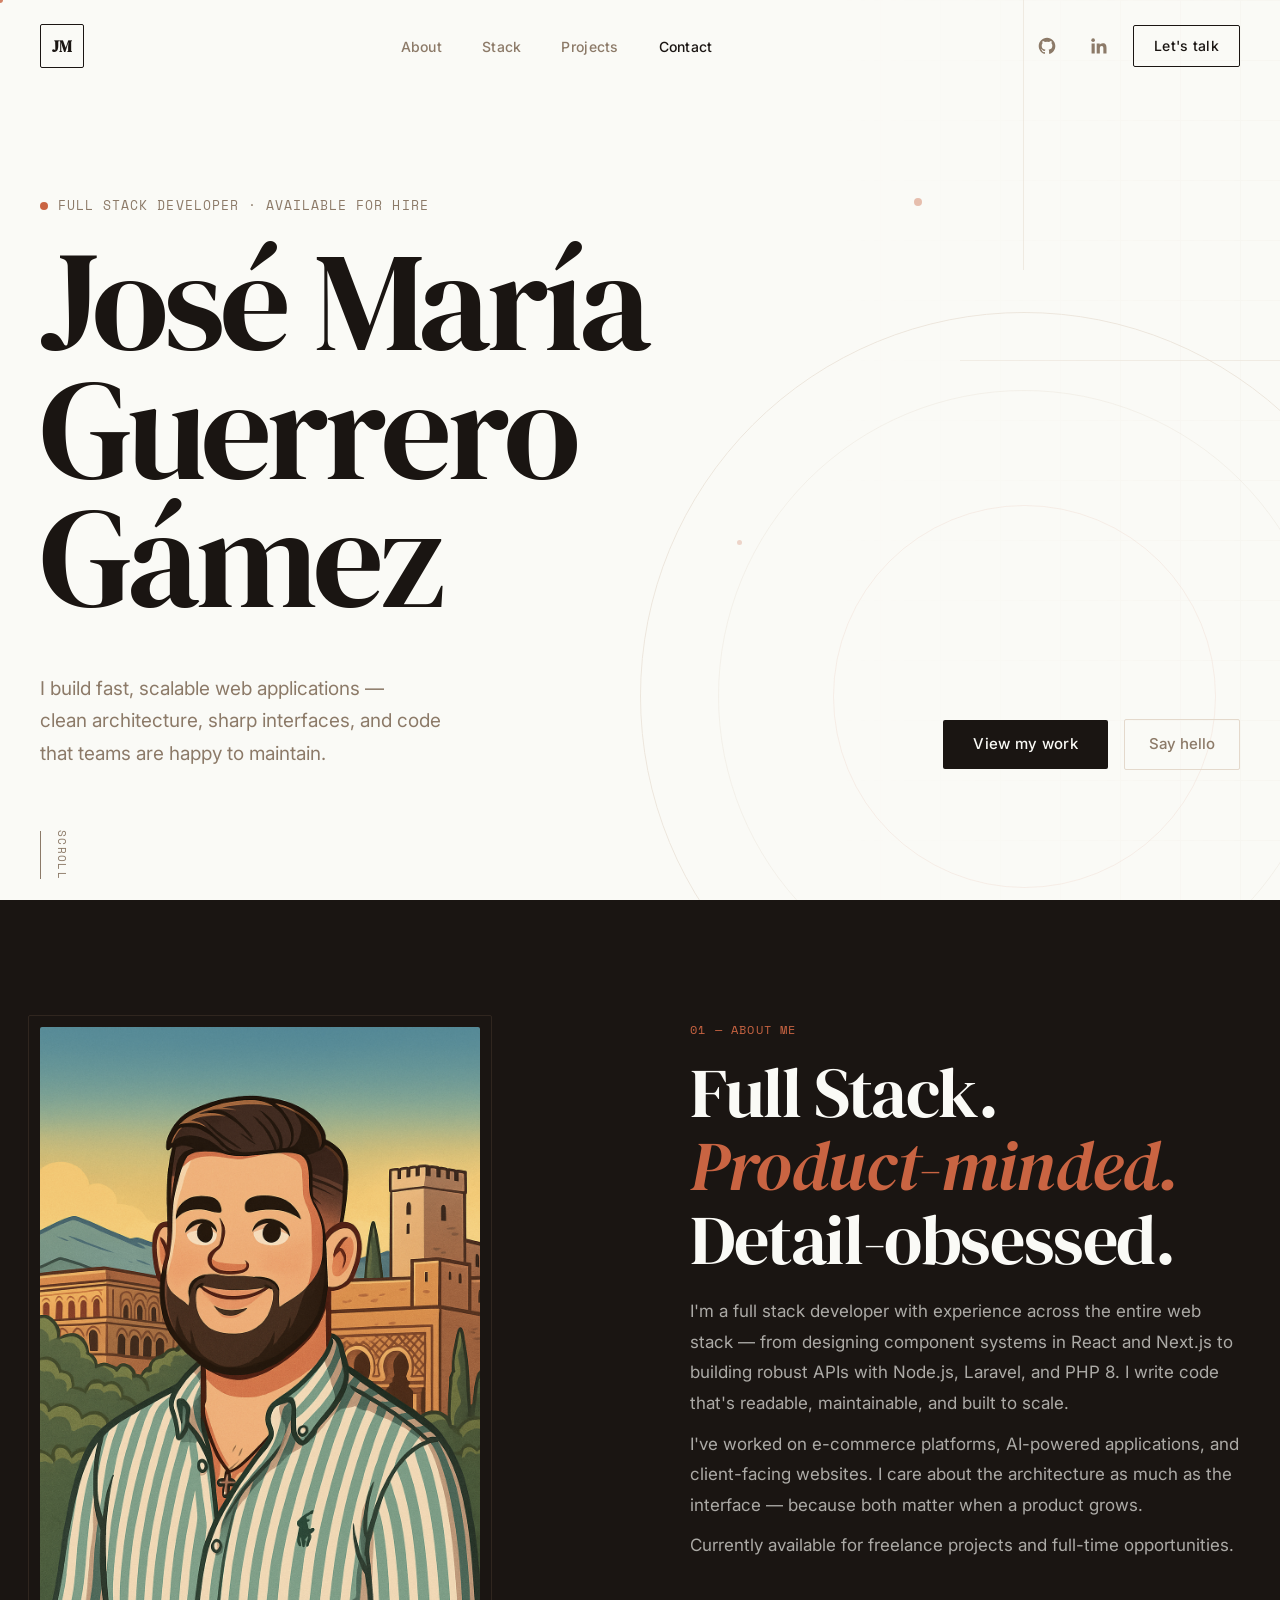
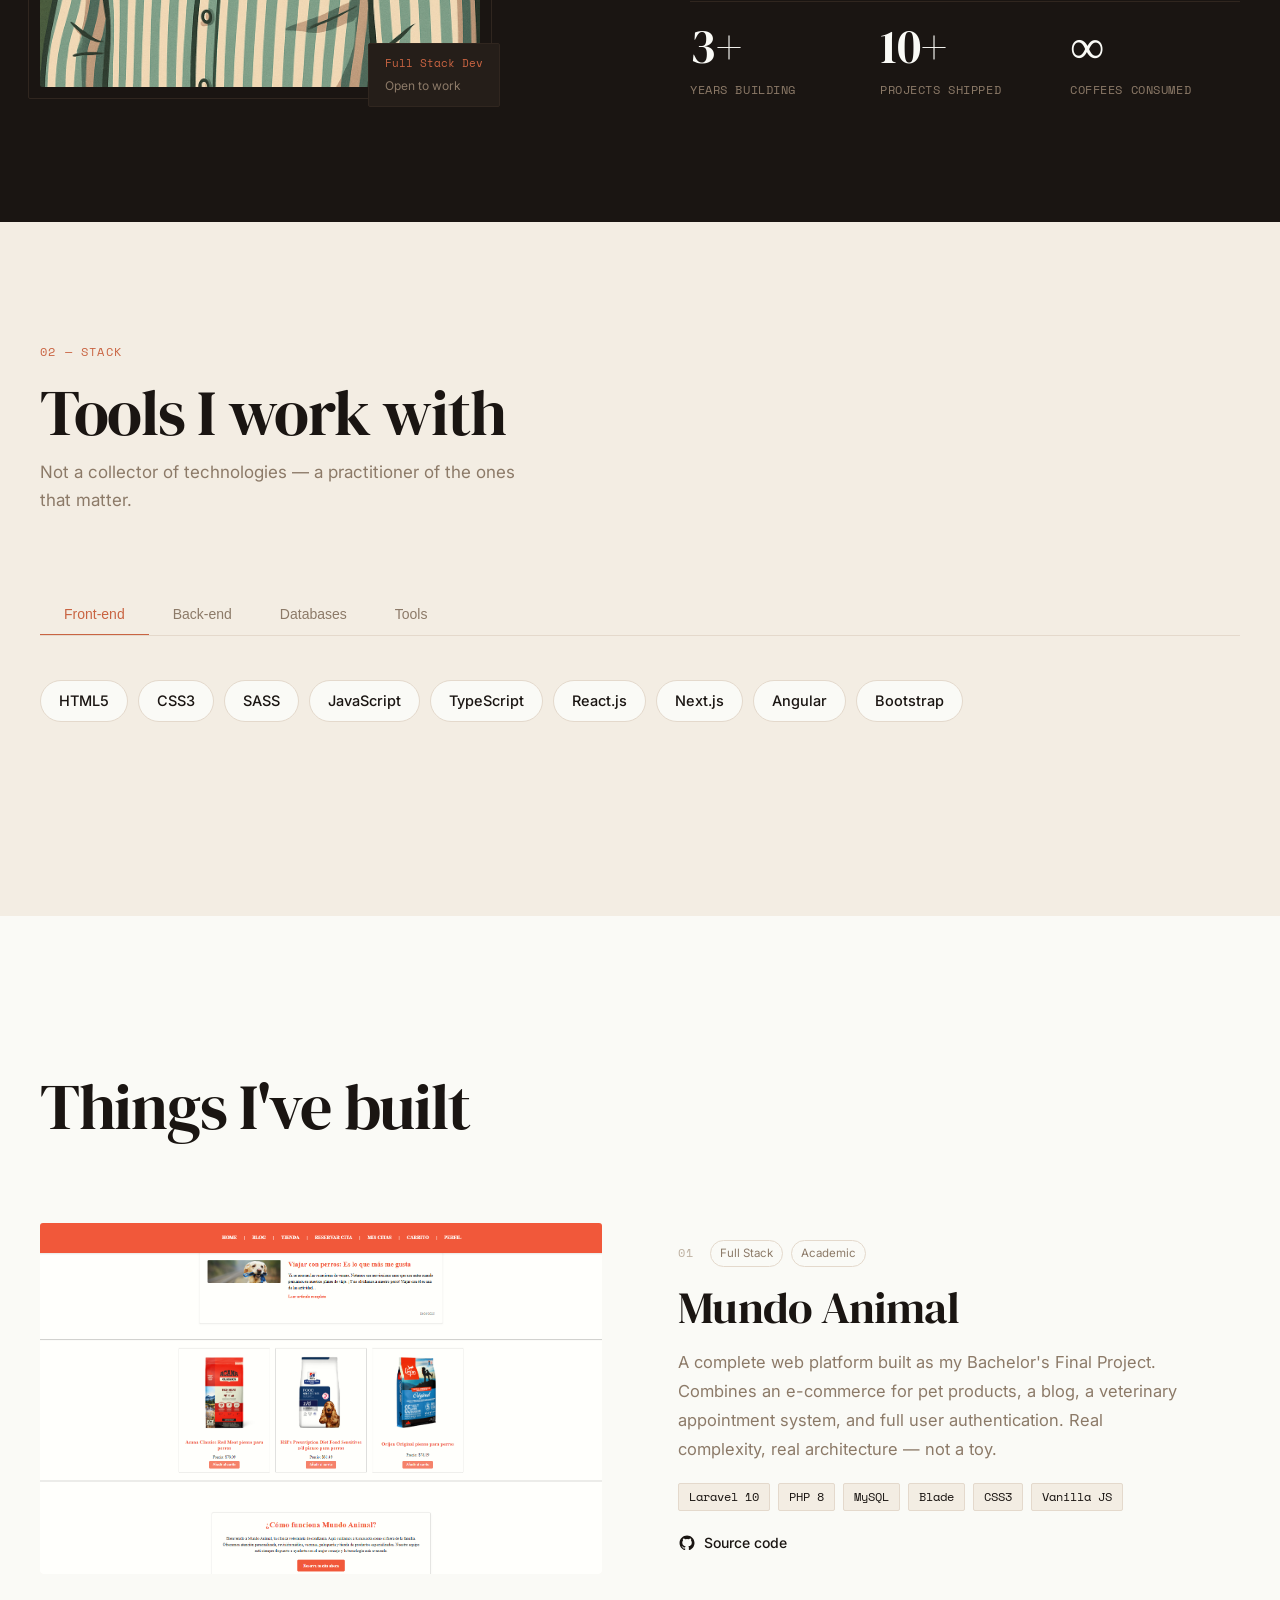
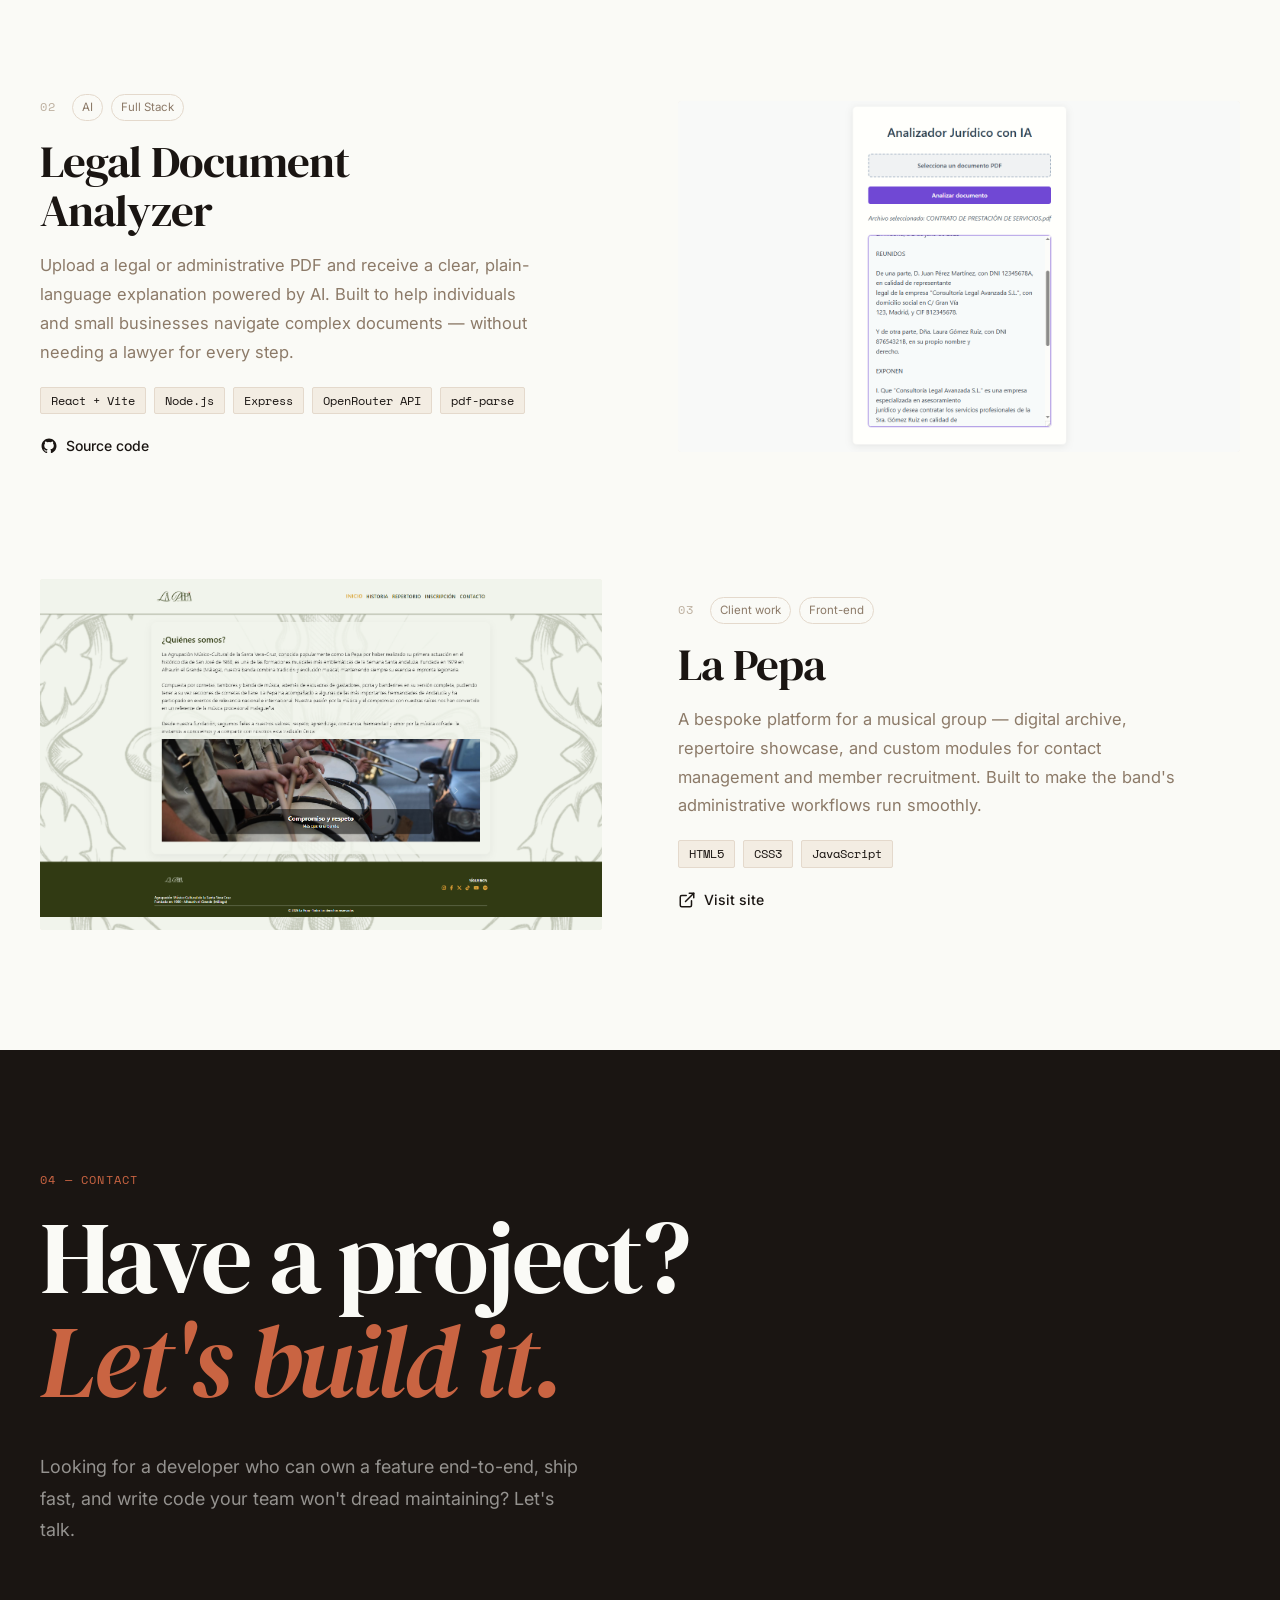
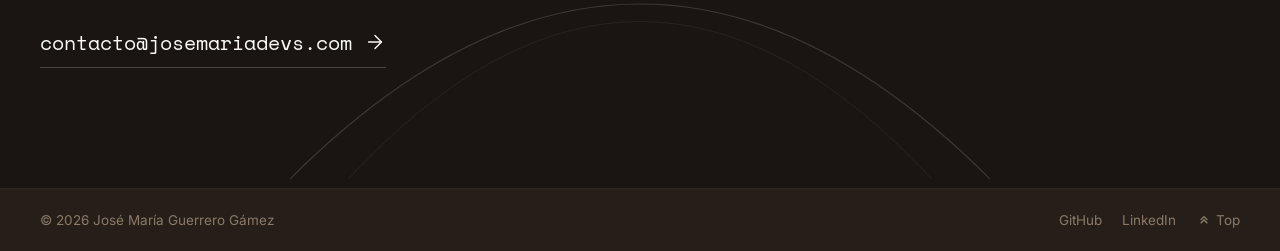
<file: index.html>
<!DOCTYPE html>
<html lang="en" id="top">
<head>
  <meta charset="UTF-8" />
  <meta name="viewport" content="width=device-width, initial-scale=1.0" />
  <meta name="description" content="José María Guerrero Gámez — Full Stack Developer. I build fast, scalable web applications with clean architecture and sharp interfaces." />
  <meta property="og:title" content="José María Guerrero Gámez — Full Stack Developer" />
  <meta property="og:description" content="Full Stack Developer — React, Next.js, Node.js, Laravel, PHP. Available for freelance and full-time opportunities." />
  <meta property="og:locale" content="en_GB" />
  <meta property="og:type" content="website" />
  <meta name="twitter:card" content="summary_large_image" />
  <meta name="theme-color" content="#FAFAF6" />
  <meta name="robots" content="index, follow" />

  <link rel="icon" href="./assets/programador.png" />
  <link rel="preconnect" href="https://fonts.googleapis.com" />
  <link rel="preconnect" href="https://fonts.gstatic.com" crossorigin />
  <link href="https://fonts.googleapis.com/css2?family=DM+Serif+Display:ital@0;1&family=Inter:wght@300;400;500;600&family=Space+Mono:wght@400;700&display=swap" rel="stylesheet" />
  <link rel="stylesheet" href="styles.css" />
  <title>José María — Full Stack Developer</title>
</head>
<body>
  <a class="skip-link" href="#main-content">Skip to content</a>

  <!-- Custom cursor (desktop only) -->
  <div class="cursor" aria-hidden="true" id="cursor"></div>
  <div class="cursor-dot" aria-hidden="true" id="cursorDot"></div>

  <!-- ===== HEADER ===== -->
  <header class="header" id="header">
    <div class="header-inner">
      <a href="#top" class="logo" aria-label="José María — Back to top">
        <span class="logo-letters" aria-hidden="true">JM</span>
      </a>

      <nav class="nav" aria-label="Main navigation">
        <ul class="nav-list" role="list">
          <li><a href="#about"    class="nav-link" data-text="About">About</a></li>
          <li><a href="#stack"    class="nav-link" data-text="Stack">Stack</a></li>
          <li><a href="#projects" class="nav-link" data-text="Projects">Projects</a></li>
          <li><a href="#contact"  class="nav-link" data-text="Contact">Contact</a></li>
        </ul>
      </nav>

      <div class="header-actions">
        <a href="https://github.com/josema-2005" target="_blank" rel="noreferrer noopener"
           aria-label="GitHub profile" class="icon-link">
          <svg width="20" height="20" viewBox="0 0 24 24" fill="currentColor" aria-hidden="true">
            <path fill-rule="evenodd" clip-rule="evenodd" d="M12.026 2c-5.509 0-9.974 4.465-9.974 9.974 0 4.406 2.857 8.145 6.821 9.465.499.09.679-.217.679-.481 0-.237-.008-.865-.011-1.696-2.775.602-3.361-1.338-3.361-1.338-.452-1.152-1.107-1.459-1.107-1.459-.905-.619.069-.605.069-.605 1.002.07 1.527 1.028 1.527 1.028.89 1.524 2.336 1.084 2.902.829.091-.645.351-1.085.635-1.334-2.214-.251-4.542-1.107-4.542-4.93 0-1.087.389-1.979 1.024-2.675-.101-.253-.446-1.268.099-2.64 0 0 .837-.269 2.742 1.021a9.582 9.582 0 0 1 2.496-.336 9.554 9.554 0 0 1 2.496.336c1.906-1.291 2.742-1.021 2.742-1.021.545 1.372.203 2.387.099 2.64.64.696 1.024 1.587 1.024 2.675 0 3.833-2.33 4.675-4.552 4.922.355.308.675.916.675 1.846 0 1.334-.012 2.41-.012 2.737 0 .267.178.577.687.479C19.146 20.115 22 16.379 22 11.974 22 6.465 17.535 2 12.026 2z"/>
          </svg>
        </a>
        <a href="https://www.linkedin.com/in/jose-maria-guerrero-g%C3%A1mez-034ab2345/" target="_blank" rel="noreferrer noopener"
           aria-label="LinkedIn profile" class="icon-link">
          <svg width="20" height="20" viewBox="0 0 24 24" fill="currentColor" aria-hidden="true">
            <circle cx="4.983" cy="5.009" r="2.188"/>
            <path d="M9.237 8.855v12.139h3.769v-6.003c0-1.584.298-3.118 2.262-3.118 1.937 0 1.961 1.811 1.961 3.218v5.904H21v-6.657c0-3.27-.704-5.783-4.526-5.783-1.835 0-3.065 1.007-3.568 1.96h-.051v-1.66H9.237zm-6.142 0H6.87v12.139H3.095z"/>
          </svg>
        </a>
        <a href="mailto:contacto@josemariadevs.com" class="header-cta">Let's talk</a>
      </div>

      <button class="hamburger" id="hamburger" aria-label="Open menu" aria-expanded="false" aria-controls="mobileMenu">
        <span class="ham-line ham-top"></span>
        <span class="ham-line ham-bottom"></span>
      </button>
    </div>

    <!-- Mobile menu -->
    <div class="mobile-menu" id="mobileMenu" aria-hidden="true" role="dialog" aria-label="Navigation menu">
      <nav aria-label="Mobile navigation">
        <ul class="mobile-nav-list" role="list">
          <li style="--i:0"><a href="#about"    class="mobile-nav-link">About</a></li>
          <li style="--i:1"><a href="#stack"    class="mobile-nav-link">Stack</a></li>
          <li style="--i:2"><a href="#projects" class="mobile-nav-link">Projects</a></li>
          <li style="--i:3"><a href="#contact"  class="mobile-nav-link">Contact</a></li>
        </ul>
      </nav>
      <div class="mobile-footer">
        <a href="https://github.com/josema-2005" target="_blank" rel="noreferrer noopener" class="mobile-social">GitHub</a>
        <a href="https://www.linkedin.com/in/jose-maria-guerrero-g%C3%A1mez-034ab2345/" target="_blank" rel="noreferrer noopener" class="mobile-social">LinkedIn</a>
        <a href="mailto:contacto@josemariadevs.com" class="mobile-social">Email</a>
      </div>
    </div>
  </header>

  <main id="main-content">

    <!-- ===== HERO ===== -->
    <section class="hero" aria-label="Introduction">
      <!-- Decorative background elements -->
      <div class="hero-bg" aria-hidden="true">
        <div class="geo-arc"></div>
        <div class="geo-grid"></div>
        <div class="geo-dot geo-dot-1"></div>
        <div class="geo-dot geo-dot-2"></div>
        <div class="geo-line geo-line-1"></div>
        <div class="geo-line geo-line-2"></div>
      </div>

      <div class="hero-content">
        <p class="hero-label reveal-item" style="--d:0s">
          <span class="label-pulse" aria-hidden="true"></span>
          <span>Full Stack Developer · Available for hire</span>
        </p>

        <h1 class="hero-name" aria-label="José María Guerrero Gámez">
          <span class="name-word reveal-item" style="--d:0.1s" aria-hidden="true">José María</span>
          <span class="name-word reveal-item" style="--d:0.2s" aria-hidden="true">Guerrero</span>
          <span class="name-word reveal-item" style="--d:0.3s" aria-hidden="true">Gámez</span>
        </h1>

        <div class="hero-lower">
          <p class="hero-desc reveal-item" style="--d:0.45s">
            I build fast, scalable web applications —<br class="br-desktop" />
            clean architecture, sharp interfaces, and code<br class="br-desktop" />
            that teams are happy to maintain.
          </p>
          <div class="hero-actions reveal-item" style="--d:0.6s">
            <a href="#projects" class="btn-primary">View my work</a>
            <a href="mailto:contacto@josemariadevs.com" class="btn-ghost">Say hello</a>
          </div>
        </div>
      </div>

      <div class="hero-scroll-hint" aria-hidden="true">
        <div class="scroll-track"><div class="scroll-thumb"></div></div>
        <span class="scroll-label">scroll</span>
      </div>
    </section>

    <!-- ===== ABOUT ===== -->
    <section class="about" id="about" aria-labelledby="about-heading">
      <div class="about-inner">
        <div class="about-image-col">
          <div class="about-photo-wrap reveal-item" style="--d:0s">
            <img src="./assets/fotomia.png" alt="José María Guerrero Gámez" class="about-photo" loading="lazy" />
            <div class="photo-frame-deco" aria-hidden="true"></div>
            <div class="photo-badge" aria-hidden="true">
              <span class="mono">Full Stack Dev</span>
              <span>Open to work</span>
            </div>
          </div>
        </div>

        <div class="about-text-col">
          <p class="section-label reveal-item" style="--d:0s">01 — About me</p>
          <h2 class="about-heading reveal-item" id="about-heading" style="--d:0.1s">
            Full Stack.<br>
            <em>Product-minded.</em><br>
            Detail-obsessed.
          </h2>

          <div class="about-body reveal-item" style="--d:0.2s">
            <p>
              I'm a full stack developer with experience across the entire web stack —
              from designing component systems in React and Next.js to building robust 
              APIs with Node.js, Laravel, and PHP 8. I write code that's readable, 
              maintainable, and built to scale.
            </p>
            <p>
              I've worked on e-commerce platforms, AI-powered applications, and 
              client-facing websites. I care about the architecture as much as the 
              interface — because both matter when a product grows.
            </p>
            <p>
              Currently available for freelance projects and full-time opportunities.
            </p>
          </div>

          <div class="about-stats reveal-item" style="--d:0.3s" aria-label="Quick stats">
            <div class="stat-card">
              <span class="stat-number">3+</span>
              <span class="stat-desc">Years building</span>
            </div>
            <div class="stat-card">
              <span class="stat-number">10+</span>
              <span class="stat-desc">Projects shipped</span>
            </div>
            <div class="stat-card">
              <span class="stat-number">∞</span>
              <span class="stat-desc">Coffees consumed</span>
            </div>
          </div>
        </div>
      </div>
    </section>

    <!-- ===== STACK ===== -->
    <section class="stack" id="stack" aria-labelledby="stack-heading">
      <div class="stack-inner">
        <header class="stack-header">
          <p class="section-label reveal-item" style="--d:0s">02 — Stack</p>
          <h2 class="section-title reveal-item" id="stack-heading" style="--d:0.1s">Tools I work with</h2>
          <p class="stack-sub reveal-item" style="--d:0.2s">
            Not a collector of technologies — a practitioner of the ones that matter.
          </p>
        </header>

        <div class="stack-body reveal-item" style="--d:0.3s">
          <div class="stack-tabs" role="tablist" aria-label="Technology categories">
            <button class="stab active" role="tab" aria-selected="true"  data-tab="frontend"  id="tab-fe"  aria-controls="panel-fe">Front-end</button>
            <button class="stab"        role="tab" aria-selected="false" data-tab="backend"   id="tab-be"  aria-controls="panel-be">Back-end</button>
            <button class="stab"        role="tab" aria-selected="false" data-tab="databases" id="tab-db"  aria-controls="panel-db">Databases</button>
            <button class="stab"        role="tab" aria-selected="false" data-tab="tools"     id="tab-tl"  aria-controls="panel-tl">Tools</button>
          </div>

          <div class="stack-panels">
            <div class="stack-panel active" id="panel-fe" role="tabpanel" aria-labelledby="tab-fe">
              <ul class="tech-tags">
                <li>HTML5</li><li>CSS3</li><li>SASS</li>
                <li>JavaScript</li><li>TypeScript</li>
                <li>React.js</li><li>Next.js</li>
                <li>Angular</li><li>Bootstrap</li>
              </ul>
            </div>

            <div class="stack-panel" id="panel-be" role="tabpanel" aria-labelledby="tab-be" hidden>
              <ul class="tech-tags">
                <li>PHP 8</li><li>Laravel</li>
                <li>Node.js</li><li>Express</li>
                <li>Java</li><li>Python</li>
              </ul>
            </div>

            <div class="stack-panel" id="panel-db" role="tabpanel" aria-labelledby="tab-db" hidden>
              <ul class="tech-tags">
                <li>MySQL</li><li>MongoDB</li>
              </ul>
            </div>

            <div class="stack-panel" id="panel-tl" role="tabpanel" aria-labelledby="tab-tl" hidden>
              <ul class="tech-tags">
                <li>Git</li><li>GitHub</li><li>Figma</li>
                <li>WordPress</li><li>SFCC</li><li>Adobe XD</li>
              </ul>
            </div>
          </div>
        </div>
      </div>
    </section>

    <!-- ===== PROJECTS ===== -->
    <section class="projects" id="projects" aria-labelledby="projects-heading">
      <div class="projects-intro">
        <p class="section-label reveal-item" style="--d:0s">03 — Projects</p>
        <h2 class="section-title reveal-item" id="projects-heading" style="--d:0.1s">Things I've built</h2>
      </div>

      <!-- Project 01: Mundo Animal -->
      <article class="project-card" data-project="01">
        <div class="project-media reveal-item" style="--d:0s">
          <a href="https://github.com/josema-2005/tfg-josemaria" target="_blank" rel="noreferrer noopener"
             class="project-img-link" tabindex="-1" aria-hidden="true">
            <figure class="project-figure">
              <img src="./assets/mundoanimal1.PNG" alt="Mundo Animal — pet e-commerce platform screenshot" loading="lazy" />
              <figcaption class="project-hover-cta" aria-hidden="true">View on GitHub →</figcaption>
            </figure>
          </a>
        </div>
        <div class="project-info reveal-item" style="--d:0.1s">
          <div class="project-meta">
            <span class="project-num mono">01</span>
            <div class="project-tags" aria-label="Project type">
              <span class="tag">Full Stack</span>
              <span class="tag">Academic</span>
            </div>
          </div>
          <h3 class="project-title">
            <a href="https://github.com/josema-2005/tfg-josemaria" target="_blank" rel="noreferrer noopener">
              Mundo Animal
            </a>
          </h3>
          <p class="project-desc">
            A complete web platform built as my Bachelor's Final Project. Combines 
            an e-commerce for pet products, a blog, a veterinary appointment system, 
            and full user authentication. Real complexity, real architecture — not a toy.
          </p>
          <ul class="project-stack" aria-label="Technologies">
            <li>Laravel 10</li><li>PHP 8</li><li>MySQL</li>
            <li>Blade</li><li>CSS3</li><li>Vanilla JS</li>
          </ul>
          <div class="project-actions">
            <a href="https://github.com/josema-2005/tfg-josemaria" target="_blank" rel="noreferrer noopener" class="project-action-link">
              <svg width="18" height="18" viewBox="0 0 24 24" fill="currentColor" aria-hidden="true"><path fill-rule="evenodd" clip-rule="evenodd" d="M12.026 2c-5.509 0-9.974 4.465-9.974 9.974 0 4.406 2.857 8.145 6.821 9.465.499.09.679-.217.679-.481 0-.237-.008-.865-.011-1.696-2.775.602-3.361-1.338-3.361-1.338-.452-1.152-1.107-1.459-1.107-1.459-.905-.619.069-.605.069-.605 1.002.07 1.527 1.028 1.527 1.028.89 1.524 2.336 1.084 2.902.829.091-.645.351-1.085.635-1.334-2.214-.251-4.542-1.107-4.542-4.93 0-1.087.389-1.979 1.024-2.675-.101-.253-.446-1.268.099-2.64 0 0 .837-.269 2.742 1.021a9.582 9.582 0 0 1 2.496-.336 9.554 9.554 0 0 1 2.496.336c1.906-1.291 2.742-1.021 2.742-1.021.545 1.372.203 2.387.099 2.64.64.696 1.024 1.587 1.024 2.675 0 3.833-2.33 4.675-4.552 4.922.355.308.675.916.675 1.846 0 1.334-.012 2.41-.012 2.737 0 .267.178.577.687.479C19.146 20.115 22 16.379 22 11.974 22 6.465 17.535 2 12.026 2z"/></svg>
              Source code
            </a>
          </div>
        </div>
      </article>

      <!-- Project 02: Legal Analyzer -->
      <article class="project-card project-card--alt" data-project="02">
        <div class="project-media reveal-item" style="--d:0s">
          <a href="https://github.com/josema-2005/analizador-juridico-ia" target="_blank" rel="noreferrer noopener"
             class="project-img-link" tabindex="-1" aria-hidden="true">
            <figure class="project-figure">
              <img src="./assets/analizador-juridico.PNG" alt="Legal Document Analyzer — AI-powered PDF analysis app" loading="lazy" />
              <figcaption class="project-hover-cta" aria-hidden="true">View on GitHub →</figcaption>
            </figure>
          </a>
        </div>
        <div class="project-info reveal-item" style="--d:0.1s">
          <div class="project-meta">
            <span class="project-num mono">02</span>
            <div class="project-tags" aria-label="Project type">
              <span class="tag">AI</span>
              <span class="tag">Full Stack</span>
            </div>
          </div>
          <h3 class="project-title">
            <a href="https://github.com/josema-2005/analizador-juridico-ia" target="_blank" rel="noreferrer noopener">
              Legal Document<br>Analyzer
            </a>
          </h3>
          <p class="project-desc">
            Upload a legal or administrative PDF and receive a clear, plain-language 
            explanation powered by AI. Built to help individuals and small businesses 
            navigate complex documents — without needing a lawyer for every step.
          </p>
          <ul class="project-stack" aria-label="Technologies">
            <li>React + Vite</li><li>Node.js</li><li>Express</li>
            <li>OpenRouter API</li><li>pdf-parse</li>
          </ul>
          <div class="project-actions">
            <a href="https://github.com/josema-2005/analizador-juridico-ia" target="_blank" rel="noreferrer noopener" class="project-action-link">
              <svg width="18" height="18" viewBox="0 0 24 24" fill="currentColor" aria-hidden="true"><path fill-rule="evenodd" clip-rule="evenodd" d="M12.026 2c-5.509 0-9.974 4.465-9.974 9.974 0 4.406 2.857 8.145 6.821 9.465.499.09.679-.217.679-.481 0-.237-.008-.865-.011-1.696-2.775.602-3.361-1.338-3.361-1.338-.452-1.152-1.107-1.459-1.107-1.459-.905-.619.069-.605.069-.605 1.002.07 1.527 1.028 1.527 1.028.89 1.524 2.336 1.084 2.902.829.091-.645.351-1.085.635-1.334-2.214-.251-4.542-1.107-4.542-4.93 0-1.087.389-1.979 1.024-2.675-.101-.253-.446-1.268.099-2.64 0 0 .837-.269 2.742 1.021a9.582 9.582 0 0 1 2.496-.336 9.554 9.554 0 0 1 2.496.336c1.906-1.291 2.742-1.021 2.742-1.021.545 1.372.203 2.387.099 2.64.64.696 1.024 1.587 1.024 2.675 0 3.833-2.33 4.675-4.552 4.922.355.308.675.916.675 1.846 0 1.334-.012 2.41-.012 2.737 0 .267.178.577.687.479C19.146 20.115 22 16.379 22 11.974 22 6.465 17.535 2 12.026 2z"/></svg>
              Source code
            </a>
          </div>
        </div>
      </article>

      <!-- Project 03: La Pepa -->
      <article class="project-card" data-project="03">
        <div class="project-media reveal-item" style="--d:0s">
          <a href="https://lapepa1980.com" target="_blank" rel="noreferrer noopener"
             class="project-img-link" tabindex="-1" aria-hidden="true">
            <figure class="project-figure">
              <img src="./assets/lapepa.png" alt="La Pepa — website for a musical group" loading="lazy" />
              <figcaption class="project-hover-cta" aria-hidden="true">Visit site →</figcaption>
            </figure>
          </a>
        </div>
        <div class="project-info reveal-item" style="--d:0.1s">
          <div class="project-meta">
            <span class="project-num mono">03</span>
            <div class="project-tags" aria-label="Project type">
              <span class="tag">Client work</span>
              <span class="tag">Front-end</span>
            </div>
          </div>
          <h3 class="project-title">
            <a href="https://lapepa1980.com" target="_blank" rel="noreferrer noopener">
              La Pepa
            </a>
          </h3>
          <p class="project-desc">
            A bespoke platform for a musical group — digital archive, repertoire 
            showcase, and custom modules for contact management and member recruitment. 
            Built to make the band's administrative workflows run smoothly.
          </p>
          <ul class="project-stack" aria-label="Technologies">
            <li>HTML5</li><li>CSS3</li><li>JavaScript</li>
          </ul>
          <div class="project-actions">
            <a href="https://lapepa1980.com" target="_blank" rel="noreferrer noopener" class="project-action-link">
              <svg width="18" height="18" viewBox="0 0 24 24" fill="none" stroke="currentColor" stroke-width="2" stroke-linecap="round" stroke-linejoin="round" aria-hidden="true"><path d="M18 13v6a2 2 0 0 1-2 2H5a2 2 0 0 1-2-2V8a2 2 0 0 1 2-2h6"/><polyline points="15 3 21 3 21 9"/><line x1="10" y1="14" x2="21" y2="3"/></svg>
              Visit site
            </a>
          </div>
        </div>
      </article>
    </section>

    <!-- ===== CONTACT ===== -->
    <section class="contact" id="contact" aria-labelledby="contact-heading">
      <!-- Decorative arc -->
      <div class="contact-arc" aria-hidden="true">
        <svg viewBox="0 0 600 300" fill="none" xmlns="http://www.w3.org/2000/svg" aria-hidden="true">
          <path d="M0 300 Q300 0 600 300" stroke="currentColor" stroke-width="1" fill="none" opacity="0.15"/>
          <path d="M50 300 Q300 30 550 300" stroke="currentColor" stroke-width="0.5" fill="none" opacity="0.1"/>
        </svg>
      </div>

      <div class="contact-inner">
        <p class="section-label reveal-item" style="--d:0s">04 — Contact</p>
        <h2 class="contact-title reveal-item" id="contact-heading" style="--d:0.1s">
          Have a project?<br>
          <em>Let's build it.</em>
        </h2>
        <p class="contact-sub reveal-item" style="--d:0.2s">
          Looking for a developer who can own a feature end-to-end, ship fast, 
          and write code your team won't dread maintaining? Let's talk.
        </p>
        <a href="mailto:contacto@josemariadevs.com" class="contact-email reveal-item" style="--d:0.3s">
          <span>contacto@josemariadevs.com</span>
          <svg width="22" height="22" viewBox="0 0 24 24" fill="none" stroke="currentColor" stroke-width="1.5" stroke-linecap="round" stroke-linejoin="round" aria-hidden="true"><line x1="5" y1="12" x2="19" y2="12"/><polyline points="12 5 19 12 12 19"/></svg>
        </a>
      </div>
    </section>

  </main>

  <!-- ===== FOOTER ===== -->
  <footer class="footer">
    <div class="footer-inner">
      <p class="footer-copy">
        &copy; <span id="year"></span> José María Guerrero Gámez
        <span class="footer-made" aria-hidden="true"></span>
      </p>
      <div class="footer-links">
        <a href="https://github.com/josema-2005" target="_blank" rel="noreferrer noopener" class="footer-link">GitHub</a>
        <a href="https://www.linkedin.com/in/jose-maria-guerrero-g%C3%A1mez-034ab2345/" target="_blank" rel="noreferrer noopener" class="footer-link">LinkedIn</a>
        <a href="#top" class="footer-link footer-top" aria-label="Back to top">
          <svg width="16" height="16" viewBox="0 0 24 24" fill="currentColor" aria-hidden="true"><path d="m6.293 11.293 1.414 1.414L12 8.414l4.293 4.293 1.414-1.414L12 5.586z"/><path d="m6.293 16.293 1.414 1.414L12 13.414l4.293 4.293 1.414-1.414L12 10.586z"/></svg>
          Top
        </a>
      </div>
    </div>
  </footer>

  <script src="./script.js" defer></script>
</body>
</html>
</file>
<file: styles.css>
/* ==========================================
   JOSÉ MARÍA GUERRERO — "LUZ DEL SUR"
   Design System · v2.0
   ========================================== */

/* ── DESIGN TOKENS ── */
:root {
  /* Andalusian palette */
  --cream:       #FAFAF6;      /* Whitewashed walls */
  --cream-2:     #F3EDE3;      /* Warm sand */
  --dark:        #1A1512;      /* Deep warm night */
  --dark-2:      #251E19;      /* Slightly lifted dark */
  --terracotta:  #C96442;      /* Roof tiles, sunset */
  --amber:       #E8943A;      /* Golden hour */
  --azure:       #2E7BB5;      /* Mediterranean sea */
  --azure-light: #4A9BD4;      /* Sky at noon */
  --muted:       #8C7A68;      /* Shadow on white walls */
  --muted-2:     #BDB0A0;      /* Faded terracotta */
  --border:      #E4D9CC;      /* Pale stone */
  --border-dark: #30261F;      /* Dark section border */

  /* Typography */
  --font-display: 'DM Serif Display', Georgia, serif;
  --font-body:    'Inter', -apple-system, BlinkMacSystemFont, 'Segoe UI', sans-serif;
  --font-mono:    'Space Mono', 'Fira Code', monospace;

  /* Spacing */
  --space-xs:  0.5rem;
  --space-sm:  1rem;
  --space-md:  2rem;
  --space-lg:  4rem;
  --space-xl:  8rem;
  --space-2xl: 12rem;

  /* Transitions */
  --ease-out:   cubic-bezier(0.16, 1, 0.3, 1);
  --ease-in-out: cubic-bezier(0.45, 0, 0.55, 1);
  --dur-fast:   200ms;
  --dur-med:    400ms;
  --dur-slow:   700ms;

  /* Layout */
  --max-w: 1280px;
  --gutter: clamp(1.5rem, 5vw, 4rem);

  font-size: 62.5%; /* 1rem = 10px */
  scrollbar-width: thin;
  scrollbar-color: var(--muted-2) var(--cream-2);
}

::-webkit-scrollbar { width: 6px; }
::-webkit-scrollbar-track { background: var(--cream-2); }
::-webkit-scrollbar-thumb { background: var(--muted-2); border-radius: 3px; }

::selection { background: var(--terracotta); color: var(--cream); }

/* ── RESET ── */
*, *::before, *::after {
  margin: 0; padding: 0; box-sizing: border-box;
}

@media (prefers-reduced-motion: no-preference) {
  html { scroll-behavior: smooth; }
}

body {
  font-family: var(--font-body);
  font-size: clamp(1.5rem, 1.5vw, 1.7rem);
  line-height: 1.65;
  background: var(--cream);
  color: var(--dark);
  min-height: 100vh;
  overflow-x: hidden;
  -webkit-font-smoothing: antialiased;
}

a { text-decoration: none; color: inherit; }
img, picture { max-width: 100%; display: block; }
ul { list-style: none; }
h1, h2, h3 { line-height: 1.1; }

*:focus:not(:focus-visible) { outline: none; }
:focus-visible { outline: 2px solid var(--terracotta); outline-offset: 3px; }

.mono { font-family: var(--font-mono); }

/* ── SKIP LINK ── */
.skip-link {
  position: fixed;
  top: 1rem; left: 1rem;
  background: var(--terracotta);
  color: var(--cream);
  padding: 0.8rem 1.6rem;
  border-radius: 4px;
  font-size: 1.4rem;
  font-weight: 500;
  z-index: 1000;
  transform: translateY(-200%);
  transition: transform var(--dur-med) var(--ease-out);
}
.skip-link:focus { transform: translateY(0); }

/* ── CUSTOM CURSOR (desktop) ── */
@media (pointer: fine) {
  *, *::before, *::after { cursor: none !important; }
  .cursor, .cursor-dot {
    position: fixed;
    pointer-events: none;
    z-index: 9999;
    border-radius: 50%;
    transform: translate(-50%, -50%);
    transition: opacity var(--dur-fast) ease;
  }
  .cursor {
    width: 40px; height: 40px;
    border: 1.5px solid var(--terracotta);
    opacity: 0.5;
    transition: width var(--dur-med) var(--ease-out),
                height var(--dur-med) var(--ease-out),
                opacity var(--dur-fast) ease,
                border-color var(--dur-med) ease;
  }
  .cursor-dot {
    width: 6px; height: 6px;
    background: var(--terracotta);
    opacity: 0.8;
  }
  .cursor.hovering {
    width: 60px; height: 60px;
    opacity: 0.3;
    border-color: var(--amber);
  }
}

/* ── HEADER ── */
.header {
  position: fixed;
  top: 0; left: 0; right: 0;
  z-index: 100;
  padding: 0 var(--gutter);
  transition: background var(--dur-med) ease,
              box-shadow var(--dur-med) ease,
              padding var(--dur-med) ease;
}

.header.scrolled {
  background: rgba(250, 250, 246, 0.92);
  backdrop-filter: blur(12px);
  -webkit-backdrop-filter: blur(12px);
  box-shadow: 0 1px 0 var(--border);
  padding-top: 0;
}

.header-inner {
  max-width: var(--max-w);
  margin: 0 auto;
  display: flex;
  align-items: center;
  justify-content: space-between;
  gap: var(--space-md);
  padding: 2.4rem 0;
  transition: padding var(--dur-med) ease;
}

.header.scrolled .header-inner { padding: 1.6rem 0; }

/* Logo */
.logo {
  flex-shrink: 0;
  display: flex;
  align-items: center;
  justify-content: center;
  width: 44px; height: 44px;
  border: 1.5px solid var(--dark);
  border-radius: 2px;
  transition: border-color var(--dur-med) ease,
              background var(--dur-med) ease,
              color var(--dur-med) ease;
}
.logo:hover { background: var(--dark); color: var(--cream); }
.logo-letters {
  font-family: var(--font-display);
  font-size: 1.6rem;
  font-weight: 700;
  letter-spacing: -0.02em;
  line-height: 1;
}

/* Desktop nav */
.nav { display: flex; }
.nav-list { display: flex; align-items: center; gap: 4rem; }
.nav-link {
  font-size: 1.4rem;
  font-weight: 500;
  letter-spacing: 0.02em;
  color: var(--muted);
  position: relative;
  transition: color var(--dur-fast) ease;
}
.nav-link::after {
  content: '';
  position: absolute;
  left: 0; bottom: -2px;
  width: 100%; height: 1px;
  background: var(--terracotta);
  transform: scaleX(0);
  transform-origin: right;
  transition: transform var(--dur-med) var(--ease-out);
}
.nav-link:hover { color: var(--dark); }
.nav-link:hover::after {
  transform: scaleX(1);
  transform-origin: left;
}

/* Header actions */
.header-actions {
  display: flex;
  align-items: center;
  gap: 1.6rem;
}

.icon-link {
  display: flex;
  align-items: center;
  justify-content: center;
  width: 36px; height: 36px;
  color: var(--muted);
  border-radius: 50%;
  transition: color var(--dur-fast) ease,
              background var(--dur-fast) ease;
}
.icon-link:hover { color: var(--dark); background: var(--cream-2); }

.header-cta {
  display: inline-flex;
  align-items: center;
  padding: 0.8rem 2rem;
  border: 1.5px solid var(--dark);
  border-radius: 2px;
  font-size: 1.4rem;
  font-weight: 500;
  letter-spacing: 0.02em;
  color: var(--dark);
  transition: background var(--dur-med) ease,
              color var(--dur-med) ease;
}
.header-cta:hover { background: var(--dark); color: var(--cream); }

/* Hamburger */
.hamburger {
  display: none;
  flex-direction: column;
  gap: 6px;
  cursor: pointer;
  padding: 4px;
  background: none;
  border: none;
  color: var(--dark);
  flex-shrink: 0;
}
.ham-line {
  display: block;
  width: 24px; height: 1.5px;
  background: currentColor;
  transition: transform var(--dur-med) var(--ease-out),
              opacity var(--dur-fast) ease;
}
.hamburger[aria-expanded="true"] .ham-top  { transform: translateY(7.5px) rotate(45deg); }
.hamburger[aria-expanded="true"] .ham-bottom { transform: translateY(-7.5px) rotate(-45deg); }

/* Mobile menu */
.mobile-menu {
  position: fixed;
  inset: 0;
  background: var(--dark);
  z-index: 99;
  display: flex;
  flex-direction: column;
  align-items: center;
  justify-content: center;
  padding: var(--space-xl) var(--gutter);
  opacity: 0;
  pointer-events: none;
  transform: translateY(-2rem);
  transition: opacity var(--dur-slow) var(--ease-out),
              transform var(--dur-slow) var(--ease-out);
}
.mobile-menu.open {
  opacity: 1;
  pointer-events: all;
  transform: translateY(0);
}
.mobile-nav-list { text-align: center; }
.mobile-nav-list li {
  opacity: 0;
  transform: translateY(2rem);
  transition: opacity var(--dur-med) ease calc(var(--i) * 60ms + 100ms),
              transform var(--dur-med) var(--ease-out) calc(var(--i) * 60ms + 100ms);
}
.mobile-menu.open .mobile-nav-list li { opacity: 1; transform: translateY(0); }
.mobile-nav-link {
  font-family: var(--font-display);
  font-size: clamp(3.6rem, 8vw, 6rem);
  color: var(--cream-2);
  transition: color var(--dur-fast) ease;
}
.mobile-nav-link:hover { color: var(--terracotta); }
.mobile-footer {
  position: absolute;
  bottom: var(--space-lg);
  display: flex;
  gap: var(--space-md);
}
.mobile-social {
  font-size: 1.4rem;
  color: var(--muted);
  transition: color var(--dur-fast) ease;
}
.mobile-social:hover { color: var(--cream); }

/* ── REVEAL ANIMATIONS ── */
.reveal-item {
  opacity: 0;
  transform: translateY(2.4rem);
  transition: opacity var(--dur-slow) var(--ease-out) var(--d, 0s),
              transform var(--dur-slow) var(--ease-out) var(--d, 0s);
}
.reveal-item.visible {
  opacity: 1;
  transform: translateY(0);
}

@media (prefers-reduced-motion: reduce) {
  .reveal-item { opacity: 1; transform: none; transition: none; }
  .cursor, .cursor-dot { display: none; }
}

/* ── HERO ── */
.hero {
  position: relative;
  min-height: 100svh;
  display: flex;
  flex-direction: column;
  align-items: flex-start;
  justify-content: center;
  padding: calc(var(--space-xl) + 6rem) var(--gutter) var(--space-xl);
  overflow: hidden;
}

/* Decorative background */
.hero-bg { position: absolute; inset: 0; pointer-events: none; overflow: hidden; }

.geo-arc {
  position: absolute;
  bottom: -20%;
  right: -10%;
  width: 60vw;
  height: 60vw;
  max-width: 800px;
  max-height: 800px;
  border-radius: 50%;
  border: 1px solid var(--border);
  opacity: 0.6;
  animation: arcFloat 8s ease-in-out infinite;
}
.geo-arc::before {
  content: '';
  position: absolute;
  inset: 10%;
  border-radius: 50%;
  border: 1px solid var(--border);
  opacity: 0.5;
}
.geo-arc::after {
  content: '';
  position: absolute;
  inset: 25%;
  border-radius: 50%;
  border: 1px solid rgba(201, 100, 66, 0.15);
}

@keyframes arcFloat {
  0%, 100% { transform: translate(0, 0) rotate(0deg); }
  50%       { transform: translate(-1%, 1%) rotate(3deg); }
}

.geo-grid {
  position: absolute;
  top: 0; right: 0;
  width: 50%;
  height: 100%;
  background-image:
    linear-gradient(var(--border) 1px, transparent 1px),
    linear-gradient(90deg, var(--border) 1px, transparent 1px);
  background-size: 60px 60px;
  opacity: 0.3;
  mask-image: linear-gradient(to left, rgba(0,0,0,0.4), transparent 70%);
  -webkit-mask-image: linear-gradient(to left, rgba(0,0,0,0.4), transparent 70%);
}

.geo-dot {
  position: absolute;
  border-radius: 50%;
  background: var(--terracotta);
}
.geo-dot-1 { width: 8px; height: 8px; top: 22%; right: 28%; opacity: 0.4; animation: dotPulse 4s ease-in-out infinite; }
.geo-dot-2 { width: 5px; height: 5px; top: 60%; right: 42%; opacity: 0.25; animation: dotPulse 6s ease-in-out infinite 1s; }

@keyframes dotPulse {
  0%, 100% { transform: scale(1); opacity: 0.4; }
  50%       { transform: scale(1.5); opacity: 0.15; }
}

.geo-line {
  position: absolute;
  background: var(--border);
}
.geo-line-1 { width: 1px; height: 30%; top: 0; right: 20%; opacity: 0.5; }
.geo-line-2 { width: 25%; height: 1px; right: 0; top: 40%; opacity: 0.4; }

/* Hero content */
.hero-content {
  position: relative;
  z-index: 1;
  width: 100%;
  max-width: var(--max-w);
  margin: 0 auto;
}

.hero-label {
  display: inline-flex;
  align-items: center;
  gap: 1rem;
  font-family: var(--font-mono);
  font-size: 1.3rem;
  color: var(--muted);
  letter-spacing: 0.08em;
  text-transform: uppercase;
  margin-bottom: var(--space-md);
}

.label-pulse {
  display: inline-block;
  width: 8px; height: 8px;
  border-radius: 50%;
  background: var(--terracotta);
  animation: pulse 2s ease-in-out infinite;
}
@keyframes pulse {
  0%, 100% { transform: scale(1); opacity: 1; }
  50%       { transform: scale(0.7); opacity: 0.5; }
}

.hero-name {
  display: flex;
  flex-direction: column;
  font-family: var(--font-display);
  font-size: clamp(7rem, 11vw, 14rem);
  font-weight: 400;
  letter-spacing: -0.03em;
  line-height: 0.92;
  margin-bottom: clamp(3rem, 5vw, 5rem);
  color: var(--dark);
}

.name-word { display: block; }

.hero-lower {
  display: flex;
  align-items: flex-end;
  justify-content: space-between;
  gap: var(--space-lg);
  flex-wrap: wrap;
}

.hero-desc {
  max-width: 44ch;
  font-size: clamp(1.6rem, 1.8vw, 1.9rem);
  color: var(--muted);
  line-height: 1.7;
}

.br-desktop { display: inline; }

.hero-actions {
  display: flex;
  align-items: center;
  gap: 1.6rem;
  flex-shrink: 0;
}

/* Buttons */
.btn-primary {
  display: inline-flex;
  align-items: center;
  padding: 1.2rem 3rem;
  background: var(--dark);
  color: var(--cream);
  border-radius: 2px;
  font-size: 1.5rem;
  font-weight: 500;
  letter-spacing: 0.02em;
  position: relative;
  overflow: hidden;
  transition: color var(--dur-med) ease;
}
.btn-primary::before {
  content: '';
  position: absolute;
  inset: 0;
  background: var(--terracotta);
  transform: translateX(-101%);
  transition: transform var(--dur-med) var(--ease-out);
}
.btn-primary:hover::before { transform: translateX(0); }
.btn-primary span, .btn-primary { z-index: 1; }

.btn-ghost {
  display: inline-flex;
  align-items: center;
  padding: 1.2rem 2.4rem;
  border: 1.5px solid var(--border);
  border-radius: 2px;
  font-size: 1.5rem;
  font-weight: 500;
  color: var(--muted);
  transition: border-color var(--dur-med) ease,
              color var(--dur-med) ease,
              background var(--dur-med) ease;
}
.btn-ghost:hover {
  border-color: var(--dark);
  color: var(--dark);
  background: var(--cream-2);
}

/* Scroll hint */
.hero-scroll-hint {
  position: absolute;
  bottom: var(--space-md);
  left: var(--gutter);
  display: flex;
  align-items: center;
  gap: 1.2rem;
  animation: fadeInUp 1s ease 1.2s both;
}

@keyframes fadeInUp {
  from { opacity: 0; transform: translateY(1rem); }
  to   { opacity: 1; transform: translateY(0); }
}

.scroll-track {
  width: 1px;
  height: 48px;
  background: var(--border);
  position: relative;
  overflow: hidden;
}
.scroll-thumb {
  position: absolute;
  top: 0; left: 0;
  width: 1px; height: 48px;
  background: var(--muted);
  animation: scrollDown 2.4s ease-in-out infinite;
}
@keyframes scrollDown {
  0%   { transform: translateY(-100%); }
  50%  { transform: translateY(0%); }
  100% { transform: translateY(100%); }
}
.scroll-label {
  font-family: var(--font-mono);
  font-size: 1.1rem;
  letter-spacing: 0.12em;
  text-transform: uppercase;
  color: var(--muted);
  writing-mode: vertical-rl;
}

/* ── SECTION SHARED ── */
.section-label {
  font-family: var(--font-mono);
  font-size: 1.2rem;
  letter-spacing: 0.1em;
  text-transform: uppercase;
  color: var(--terracotta);
  margin-bottom: 1.6rem;
}

.section-title {
  font-family: var(--font-display);
  font-size: clamp(3.6rem, 5vw, 6.4rem);
  font-weight: 400;
  letter-spacing: -0.02em;
  color: inherit;
}

/* ── ABOUT ── */
.about {
  background: var(--dark);
  color: var(--cream);
  padding: var(--space-2xl) var(--gutter);
}

.about-inner {
  max-width: var(--max-w);
  margin: 0 auto;
  display: grid;
  grid-template-columns: 1fr 1fr;
  gap: clamp(4rem, 8vw, 10rem);
  align-items: center;
}

.about-image-col { position: relative; }

.about-photo-wrap {
  position: relative;
  display: inline-block;
  max-width: 440px;
  width: 100%;
}

.about-photo {
  width: 100%;
  border-radius: 2px;
  filter: grayscale(20%);
  transition: filter var(--dur-slow) ease;
}
.about-photo:hover { filter: grayscale(0%); }

.photo-frame-deco {
  position: absolute;
  inset: -12px;
  border: 1px solid var(--border-dark);
  border-radius: 2px;
  z-index: -1;
  transition: inset var(--dur-slow) ease;
}
.about-photo-wrap:hover .photo-frame-deco { inset: -18px; }

.photo-badge {
  position: absolute;
  bottom: -2rem;
  right: -2rem;
  background: var(--dark-2);
  border: 1px solid var(--border-dark);
  border-radius: 2px;
  padding: 1rem 1.6rem;
  display: flex;
  flex-direction: column;
  gap: 0.4rem;
}
.photo-badge .mono { font-size: 1.1rem; color: var(--terracotta); }
.photo-badge span:last-child { font-size: 1.2rem; color: var(--muted); }

.about-heading {
  font-family: var(--font-display);
  font-size: clamp(4rem, 5.5vw, 7rem);
  font-weight: 400;
  letter-spacing: -0.02em;
  line-height: 1.05;
  color: var(--cream);
  margin-bottom: var(--space-md);
}
.about-heading em { color: var(--terracotta); }

.about-body p {
  color: rgba(250, 250, 246, 0.65);
  font-size: clamp(1.5rem, 1.5vw, 1.7rem);
  line-height: 1.8;
  margin-bottom: var(--space-sm);
}
.about-body p:last-child { margin-bottom: 0; }

.about-stats {
  display: flex;
  gap: var(--space-md);
  margin-top: var(--space-lg);
  padding-top: var(--space-md);
  border-top: 1px solid var(--border-dark);
  flex-wrap: wrap;
}

.stat-card { flex: 1; min-width: 80px; }
.stat-number {
  display: block;
  font-family: var(--font-display);
  font-size: clamp(3.2rem, 4vw, 4.8rem);
  color: var(--cream);
  line-height: 1;
  margin-bottom: 0.4rem;
}
.stat-desc {
  font-family: var(--font-mono);
  font-size: 1.15rem;
  color: var(--muted);
  letter-spacing: 0.05em;
  text-transform: uppercase;
}

/* ── STACK ── */
.stack {
  padding: var(--space-2xl) var(--gutter);
  background: var(--cream-2);
}

.stack-inner {
  max-width: var(--max-w);
  margin: 0 auto;
}

.stack-header {
  margin-bottom: var(--space-xl);
  max-width: 60ch;
}
.stack-sub {
  font-size: clamp(1.5rem, 1.5vw, 1.7rem);
  color: var(--muted);
  margin-top: var(--space-sm);
  max-width: 44ch;
}

.stack-tabs {
  display: flex;
  gap: 0;
  border-bottom: 1px solid var(--border);
  margin-bottom: var(--space-lg);
  overflow-x: auto;
  scrollbar-width: none;
}
.stack-tabs::-webkit-scrollbar { display: none; }

.stab {
  padding: 1.2rem 2.4rem;
  font-size: 1.4rem;
  font-weight: 500;
  color: var(--muted);
  background: none;
  border: none;
  border-bottom: 2px solid transparent;
  margin-bottom: -1px;
  cursor: pointer;
  white-space: nowrap;
  transition: color var(--dur-fast) ease, border-color var(--dur-med) ease;
}
.stab:hover { color: var(--dark); }
.stab.active { color: var(--terracotta); border-bottom-color: var(--terracotta); }

.stack-panels { min-height: 12rem; }

.stack-panel { display: none; }
.stack-panel.active { display: block; }

.tech-tags {
  display: flex;
  flex-wrap: wrap;
  gap: 1rem;
  padding-top: 0.4rem;
}

.tech-tags li {
  padding: 0.8rem 1.8rem;
  border: 1.5px solid var(--border);
  border-radius: 100px;
  font-size: 1.45rem;
  font-weight: 500;
  color: var(--dark);
  background: var(--cream);
  transition: border-color var(--dur-fast) ease,
              background var(--dur-fast) ease,
              color var(--dur-fast) ease;
  cursor: default;
}

.tech-tags li:hover {
  border-color: var(--terracotta);
  background: var(--terracotta);
  color: var(--cream);
}

/* ── PROJECTS ── */
.projects {
  padding: var(--space-2xl) var(--gutter);
  background: var(--cream);
}

.projects-intro {
  max-width: var(--max-w);
  margin: 0 auto var(--space-xl);
}

.project-card {
  max-width: var(--max-w);
  margin: 0 auto var(--space-2xl);
  display: grid;
  grid-template-columns: 1fr 1fr;
  gap: clamp(3rem, 6vw, 8rem);
  align-items: center;
}
.project-card:last-of-type { margin-bottom: 0; }

.project-card--alt .project-media { order: 2; }
.project-card--alt .project-info  { order: 1; }

/* Project image */
.project-img-link { display: block; }
.project-figure {
  position: relative;
  overflow: hidden;
  border-radius: 3px;
  aspect-ratio: 16/10;
  background: var(--cream-2);
}
.project-figure img {
  width: 100%; height: 100%;
  object-fit: cover;
  transition: transform 0.8s var(--ease-out),
              filter 0.8s ease;
  filter: saturate(0.9);
}
.project-img-link:hover .project-figure img {
  transform: scale(1.04);
  filter: saturate(1.1);
}
.project-hover-cta {
  position: absolute;
  inset: 0;
  display: flex;
  align-items: center;
  justify-content: center;
  font-size: 1.6rem;
  font-weight: 600;
  letter-spacing: 0.02em;
  color: var(--cream);
  background: rgba(26, 21, 18, 0.7);
  opacity: 0;
  transition: opacity var(--dur-med) ease;
  backdrop-filter: blur(4px);
}
.project-img-link:hover .project-hover-cta { opacity: 1; }

/* Project info */
.project-meta {
  display: flex;
  align-items: center;
  gap: 1.6rem;
  margin-bottom: 1.6rem;
}
.project-num {
  font-size: 1.2rem;
  color: var(--muted-2);
  letter-spacing: 0.08em;
}
.project-tags { display: flex; gap: 0.8rem; flex-wrap: wrap; }
.tag {
  padding: 0.3rem 0.9rem;
  border: 1px solid var(--border);
  border-radius: 100px;
  font-size: 1.15rem;
  color: var(--muted);
}

.project-title {
  font-family: var(--font-display);
  font-size: clamp(3rem, 3.5vw, 4.8rem);
  font-weight: 400;
  letter-spacing: -0.02em;
  margin-bottom: 1.6rem;
}
.project-title a {
  transition: color var(--dur-fast) ease;
}
.project-title a:hover { color: var(--terracotta); }

.project-desc {
  font-size: clamp(1.45rem, 1.5vw, 1.65rem);
  color: var(--muted);
  line-height: 1.75;
  margin-bottom: var(--space-md);
  max-width: 50ch;
}

.project-stack {
  display: flex;
  flex-wrap: wrap;
  gap: 0.8rem;
  margin-bottom: var(--space-md);
}
.project-stack li {
  padding: 0.3rem 1rem;
  background: var(--cream-2);
  border: 1px solid var(--border);
  border-radius: 2px;
  font-family: var(--font-mono);
  font-size: 1.2rem;
  color: var(--dark);
}

.project-actions { display: flex; gap: var(--space-md); }
.project-action-link {
  display: inline-flex;
  align-items: center;
  gap: 0.8rem;
  font-size: 1.4rem;
  font-weight: 500;
  color: var(--dark);
  position: relative;
  padding-bottom: 2px;
}
.project-action-link::after {
  content: '';
  position: absolute;
  bottom: 0; left: 0;
  width: 100%; height: 1px;
  background: var(--terracotta);
  transform: scaleX(0);
  transform-origin: right;
  transition: transform var(--dur-med) var(--ease-out);
}
.project-action-link:hover { color: var(--terracotta); }
.project-action-link:hover::after {
  transform: scaleX(1);
  transform-origin: left;
}

/* ── CONTACT ── */
.contact {
  position: relative;
  background: var(--dark);
  color: var(--cream);
  padding: var(--space-2xl) var(--gutter);
  overflow: hidden;
}

.contact-arc {
  position: absolute;
  bottom: 0; left: 50%;
  transform: translateX(-50%);
  width: 100%;
  max-width: 700px;
  color: var(--cream);
  pointer-events: none;
}

.contact-inner {
  position: relative;
  z-index: 1;
  max-width: var(--max-w);
  margin: 0 auto;
}

.contact-title {
  font-family: var(--font-display);
  font-size: clamp(4.8rem, 8vw, 11rem);
  font-weight: 400;
  letter-spacing: -0.03em;
  line-height: 1;
  margin-bottom: var(--space-lg);
}
.contact-title em { color: var(--terracotta); }

.contact-sub {
  font-size: clamp(1.5rem, 1.6vw, 1.8rem);
  color: rgba(250, 250, 246, 0.55);
  max-width: 50ch;
  line-height: 1.75;
  margin-bottom: var(--space-xl);
}

.contact-email {
  display: inline-flex;
  align-items: center;
  gap: 1.2rem;
  font-family: var(--font-mono);
  font-size: clamp(1.4rem, 2vw, 2rem);
  color: var(--cream);
  border-bottom: 1px solid rgba(250, 250, 246, 0.2);
  padding-bottom: 0.8rem;
  transition: color var(--dur-med) ease,
              border-color var(--dur-med) ease;
}
.contact-email:hover {
  color: var(--terracotta);
  border-color: var(--terracotta);
}

/* ── FOOTER ── */
.footer {
  background: var(--dark-2);
  border-top: 1px solid var(--border-dark);
  padding: var(--space-md) var(--gutter);
}

.footer-inner {
  max-width: var(--max-w);
  margin: 0 auto;
  display: flex;
  align-items: center;
  justify-content: space-between;
  gap: var(--space-md);
  flex-wrap: wrap;
}

.footer-copy {
  font-size: 1.35rem;
  color: var(--muted);
}

.footer-made {
  display: inline;
  font-size: 1.2rem;
  opacity: 0.7;
}

.footer-links {
  display: flex;
  align-items: center;
  gap: var(--space-md);
}
.footer-link {
  font-size: 1.35rem;
  color: var(--muted);
  transition: color var(--dur-fast) ease;
}
.footer-link:hover { color: var(--cream); }

.footer-top {
  display: inline-flex;
  align-items: center;
  gap: 0.4rem;
}

/* ==========================================
   RESPONSIVE
   ========================================== */

/* ── Tablet: ≤1024px ── */
@media (max-width: 1024px) {
  .about-inner { grid-template-columns: 1fr; gap: var(--space-xl); }
  .about-image-col { max-width: 400px; }
  .about-photo-wrap { max-width: 100%; }
  .photo-badge { right: 0; }

  .project-card { grid-template-columns: 1fr; gap: var(--space-md); }
  .project-card--alt .project-media { order: 0; }
  .project-card--alt .project-info  { order: 0; }
  .project-desc { max-width: none; }

  .contact-title { font-size: clamp(4rem, 7vw, 7rem); }
}

/* ── Mobile: ≤768px ── */
@media (max-width: 768px) {
  :root { --space-xl: 6rem; --space-2xl: 8rem; }

  .nav, .header-actions { display: none; }
  .hamburger { display: flex; }

  .hero { padding-top: calc(8rem + env(safe-area-inset-top)); justify-content: center; text-align: center; }
  .hero-name { align-items: center; }
  .hero-lower { flex-direction: column; align-items: center; text-align: center; }
  .hero-desc { max-width: none; }
  .hero-actions { justify-content: center; flex-wrap: wrap; }
  .hero-scroll-hint { display: none; }

  .geo-grid { width: 100%; opacity: 0.15; }
  .geo-arc { width: 90vw; height: 90vw; bottom: -30%; right: -20%; }
  .br-desktop { display: none; }

  .about-inner { gap: var(--space-lg); }
  .about-image-col { max-width: 300px; margin: 0 auto; }
  .photo-badge { position: relative; bottom: auto; right: auto; margin-top: 1.2rem; width: 100%; }

  .stack-header { margin-bottom: var(--space-lg); }
  .stab { padding: 1rem 1.6rem; font-size: 1.3rem; }
  .tech-name { flex: 0 0 12ch; font-size: 1.4rem; }

  .project-card { gap: var(--space-sm); margin-bottom: var(--space-xl); }

  .contact-title { font-size: clamp(3.6rem, 10vw, 5.4rem); }
  .contact-email { font-size: clamp(1.2rem, 4vw, 1.5rem); word-break: break-all; }

  .footer-inner { flex-direction: column; align-items: flex-start; gap: var(--space-sm); }
  .footer-made { display: none; }

  .stat-number { font-size: 3rem; }
}

/* ── Small: ≤480px ── */
@media (max-width: 480px) {
  .hero-name { font-size: clamp(5.5rem, 17vw, 7rem); }
  .stab { padding: 0.8rem 1.2rem; }
  .about-stats { gap: var(--space-sm); }
}
</file>
